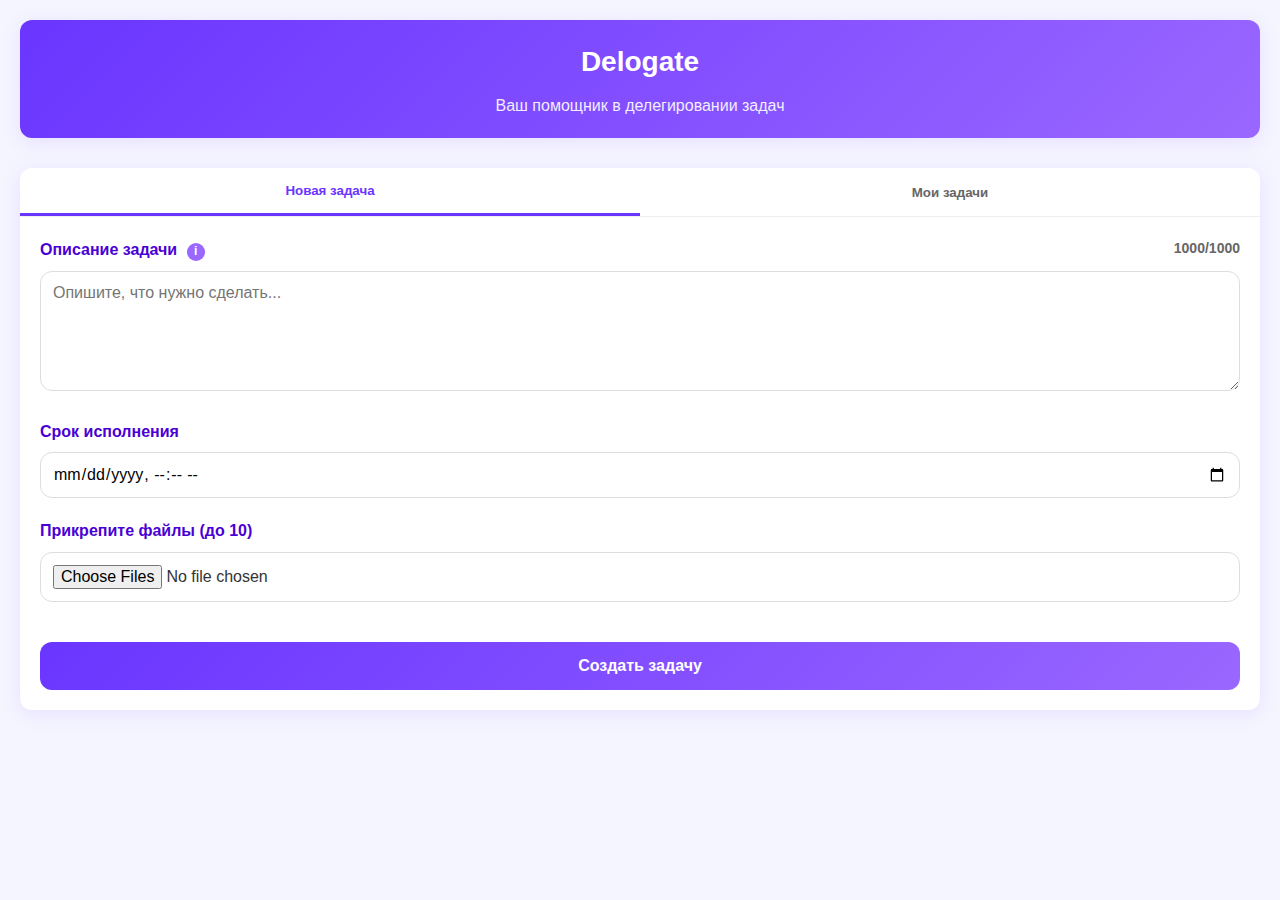
<file: index.html>
<!DOCTYPE html>
<html lang="ru">
<head>
    <meta charset="UTF-8">
    <meta name="viewport" content="width=device-width, initial-scale=1.0">
    <title>Delogate — Делегирование задач</title>
    <script src="https://telegram.org/js/telegram-web-app.js"></script>
    <link rel="stylesheet" href="style.css">
</head>
<body>
    <div class="container">
        <header class="app-header">
            <h1>Delogate</h1>
            <p>Ваш помощник в делегировании задач</p>
        </header>
        
        <div class="tab-container">
            <div class="tabs">
                <button class="tab active" data-tab="create">Новая задача</button>
                <button class="tab" data-tab="tasks">Мои задачи</button>
            </div>
            
            <div id="create" class="tab-content active">
                <form id="taskForm">
                    <div class="form-group">
                        <label for="taskText">
                            Описание задачи
                            <span class="info-icon" id="infoIcon">i</span>
                            <span class="char-counter"><span id="charsRemaining">1000</span>/1000</span>
                        </label>
                        <textarea id="taskText" rows="4" placeholder="Опишите, что нужно сделать..." maxlength="1000" required></textarea>
                        <div id="infoTooltip" class="tooltip">Чем точнее запрос — тем лучше результат!</div>
                    </div>
                    
                    <div class="form-group">
                        <label for="deadline">Срок исполнения</label>
                        <input type="datetime-local" id="deadline" required>
                    </div>
                    
                    <div class="form-group">
                        <label for="photos">Прикрепите файлы (до 10)</label>
                        <input type="file" id="photos" multiple>
                        <div id="preview" class="preview-container"></div>
                    </div>
                    
                    <button type="submit" class="submit-btn">Создать задачу</button>
                </form>
            </div>
            
            <div id="tasks" class="tab-content">
                <div class="task-list" id="taskList">
                    <p class="loading">Загрузка задач...</p>
                </div>
            </div>
        </div>
    </div>
    
    <script src="app.js"></script>
</body>
</html>
</file>
<file: style.css>
:root {
    --primary-color: #6a35ff;
    --primary-light: #9a67ff;
    --primary-dark: #4a00d4;
    --secondary-color: #ff6b6b;
    --text-color: #333;
    --light-text: #f8f9fa;
    --bg-color: #f5f5ff;
    --card-bg: #ffffff;
    --border-radius: 12px;
    --box-shadow: 0 4px 20px rgba(106, 53, 255, 0.1);
}

* {
    margin: 0;
    padding: 0;
    box-sizing: border-box;
    font-family: 'Segoe UI', Roboto, Oxygen, Ubuntu, Cantarell, sans-serif;
}

body {
    background-color: var(--bg-color);
    color: var(--text-color);
    line-height: 1.6;
    padding: 0;
    margin: 0;
}

.container {
    max-width: 100%;
    padding: 20px;
    margin: 0 auto;
}

.app-header {
    text-align: center;
    margin-bottom: 30px;
    padding: 20px 0;
    background: linear-gradient(135deg, var(--primary-color), var(--primary-light));
    color: white;
    border-radius: var(--border-radius);
    box-shadow: var(--box-shadow);
}

.app-header h1 {
    font-size: 28px;
    font-weight: 700;
    margin-bottom: 8px;
}

.app-header p {
    font-size: 16px;
    opacity: 0.9;
}

.tab-container {
    background-color: var(--card-bg);
    border-radius: var(--border-radius);
    box-shadow: var(--box-shadow);
    overflow: hidden;
}

.tabs {
    display: flex;
    border-bottom: 1px solid #eee;
}

.tab {
    flex: 1;
    padding: 15px;
    text-align: center;
    background: none;
    border: none;
    cursor: pointer;
    font-weight: 600;
    color: #666;
    transition: all 0.3s ease;
}

.tab.active {
    color: var(--primary-color);
    border-bottom: 3px solid var(--primary-color);
}

.tab-content {
    padding: 20px;
    display: none;
}

.tab-content.active {
    display: block;
}

.form-group {
    margin-bottom: 20px;
    position: relative;
}

.form-group label {
    display: block;
    margin-bottom: 8px;
    font-weight: 600;
    color: var(--primary-dark);
}

.info-icon {
    display: inline-flex;
    align-items: center;
    justify-content: center;
    width: 18px;
    height: 18px;
    background-color: var(--primary-light);
    color: white;
    border-radius: 50%;
    font-size: 12px;
    font-weight: bold;
    margin-left: 5px;
    cursor: pointer;
}

.tooltip {
    display: none;
    position: absolute;
    left: 0;
    top: 100%;
    background-color: var(--primary-dark);
    color: white;
    padding: 8px 12px;
    border-radius: 8px;
    z-index: 100;
    width: 200px;
    margin-top: 5px;
    font-size: 14px;
}

.char-counter {
    float: right;
    font-size: 14px;
    color: #666;
}

.form-group input[type="text"],
.form-group input[type="datetime-local"],
.form-group textarea,
.form-group input[type="file"] {
    width: 100%;
    padding: 12px;
    border: 1px solid #ddd;
    border-radius: var(--border-radius);
    font-size: 16px;
    transition: border 0.3s;
}

.form-group input[type="text"]:focus,
.form-group input[type="datetime-local"]:focus,
.form-group textarea:focus {
    border-color: var(--primary-color);
    outline: none;
}

.form-group textarea {
    min-height: 120px;
    resize: vertical;
}

.preview-container {
    display: flex;
    flex-wrap: wrap;
    gap: 10px;
    margin-top: 10px;
}

.preview-container img {
    width: 80px;
    height: 80px;
    object-fit: cover;
    border-radius: 8px;
    border: 1px solid #eee;
}

.submit-btn {
    width: 100%;
    padding: 15px;
    background: linear-gradient(135deg, var(--primary-color), var(--primary-light));
    color: white;
    border: none;
    border-radius: var(--border-radius);
    font-size: 16px;
    font-weight: 600;
    cursor: pointer;
    transition: all 0.3s;
    margin-top: 10px;
}

.submit-btn:hover {
    background: linear-gradient(135deg, var(--primary-dark), var(--primary-color));
    transform: translateY(-2px);
    box-shadow: 0 6px 12px rgba(106, 53, 255, 0.2);
}

.task-list {
    display: flex;
    flex-direction: column;
    gap: 15px;
}

.task-card {
    background-color: white;
    border-radius: var(--border-radius);
    padding: 15px;
    box-shadow: 0 2px 8px rgba(0, 0, 0, 0.05);
    border-left: 4px solid var(--primary-color);
    transition: transform 0.3s;
}

.task-card:hover {
    transform: translateY(-3px);
    box-shadow: 0 6px 12px rgba(106, 53, 255, 0.1);
}

.task-id {
    font-size: 14px;
    color: var(--primary-color);
    font-weight: 600;
    margin-bottom: 5px;
}

.task-text {
    margin-bottom: 10px;
    line-height: 1.5;
}

.task-deadline {
    font-size: 14px;
    color: #666;
    display: flex;
    align-items: center;
    gap: 5px;
}

.task-deadline::before {
    content: "⏰";
}

.task-status {
    display: inline-block;
    padding: 3px 8px;
    border-radius: 12px;
    font-size: 12px;
    font-weight: 600;
    margin-top: 8px;
}

.status-new {
    background-color: #e3f2fd;
    color: #1976d2;
}

.status-in-progress {
    background-color: #fff8e1;
    color: #ff8f00;
}

.status-completed {
    background-color: #e8f5e9;
    color: #388e3c;
}

.status-clarification {
    background-color: #fff3e0;
    color: #e65100;
}

.loading {
    text-align: center;
    padding: 20px;
    color: #666;
}

.solution-dropdown {
    margin-top: 15px;
}

.solution-toggle {
    background: none;
    border: none;
    color: var(--primary-color);
    font-weight: 600;
    cursor: pointer;
    display: flex;
    align-items: center;
    gap: 5px;
    padding: 5px 0;
}

.solution-content {
    display: none;
    padding: 12px;
    background: #f9f9f9;
    border-radius: 8px;
    margin-top: 8px;
    border-left: 3px solid var(--primary-color);
}

.solution-content.show {
    display: block;
}

.dropdown-icon {
    transition: transform 0.3s;
    width: 12px;
    height: 12px;
}

.dropdown-icon.rotated {
    transform: rotate(180deg);
}

.clarification-question {
    margin-top: 10px;
    padding: 10px;
    background: #f5f5f5;
    border-radius: 8px;
    font-style: italic;
}

.clarification-view {
    margin-top: 10px;
}

.clarification-edit {
    display: none;
    margin-top: 10px;
}

.clarification-input {
    width: 100%;
    padding: 10px;
    margin-top: 8px;
    border: 1px solid #ddd;
    border-radius: var(--border-radius);
    resize: vertical;
    min-height: 80px;
}

.clarification-counter {
    text-align: right;
    font-size: 12px;
    color: #666;
    margin-top: 5px;
}

.edit-btn, .save-btn, .cancel-btn {
    padding: 8px 12px;
    margin-top: 10px;
    margin-right: 8px;
    border-radius: 8px;
    border: none;
    font-weight: 600;
    cursor: pointer;
}

.edit-btn {
    background-color: var(--primary-light);
    color: white;
}

.save-btn {
    background-color: var(--primary-color);
    color: white;
}

.cancel-btn {
    background-color: #f0f0f0;
    color: #333;
}

.file-preview {
    display: flex;
    flex-wrap: wrap;
    gap: 8px;
    margin-top: 10px;
}

.file-item {
    display: flex;
    align-items: center;
    background: #f5f5f5;
    padding: 6px 10px;
    border-radius: 8px;
    font-size: 14px;
}

.file-item img {
    width: 16px;
    height: 16px;
    margin-right: 5px;
}

.file-remove {
    margin-left: 8px;
    color: #ff6b6b;
    cursor: pointer;
}

@media (max-width: 480px) {
    .container {
        padding: 10px;
    }
    
    .app-header {
        padding: 15px 0;
    }
    
    .app-header h1 {
        font-size: 24px;
    }
    
    .tab {
        padding: 12px;
        font-size: 14px;
    }
    
    .tab-content {
        padding: 15px;
    }
}
</file>
